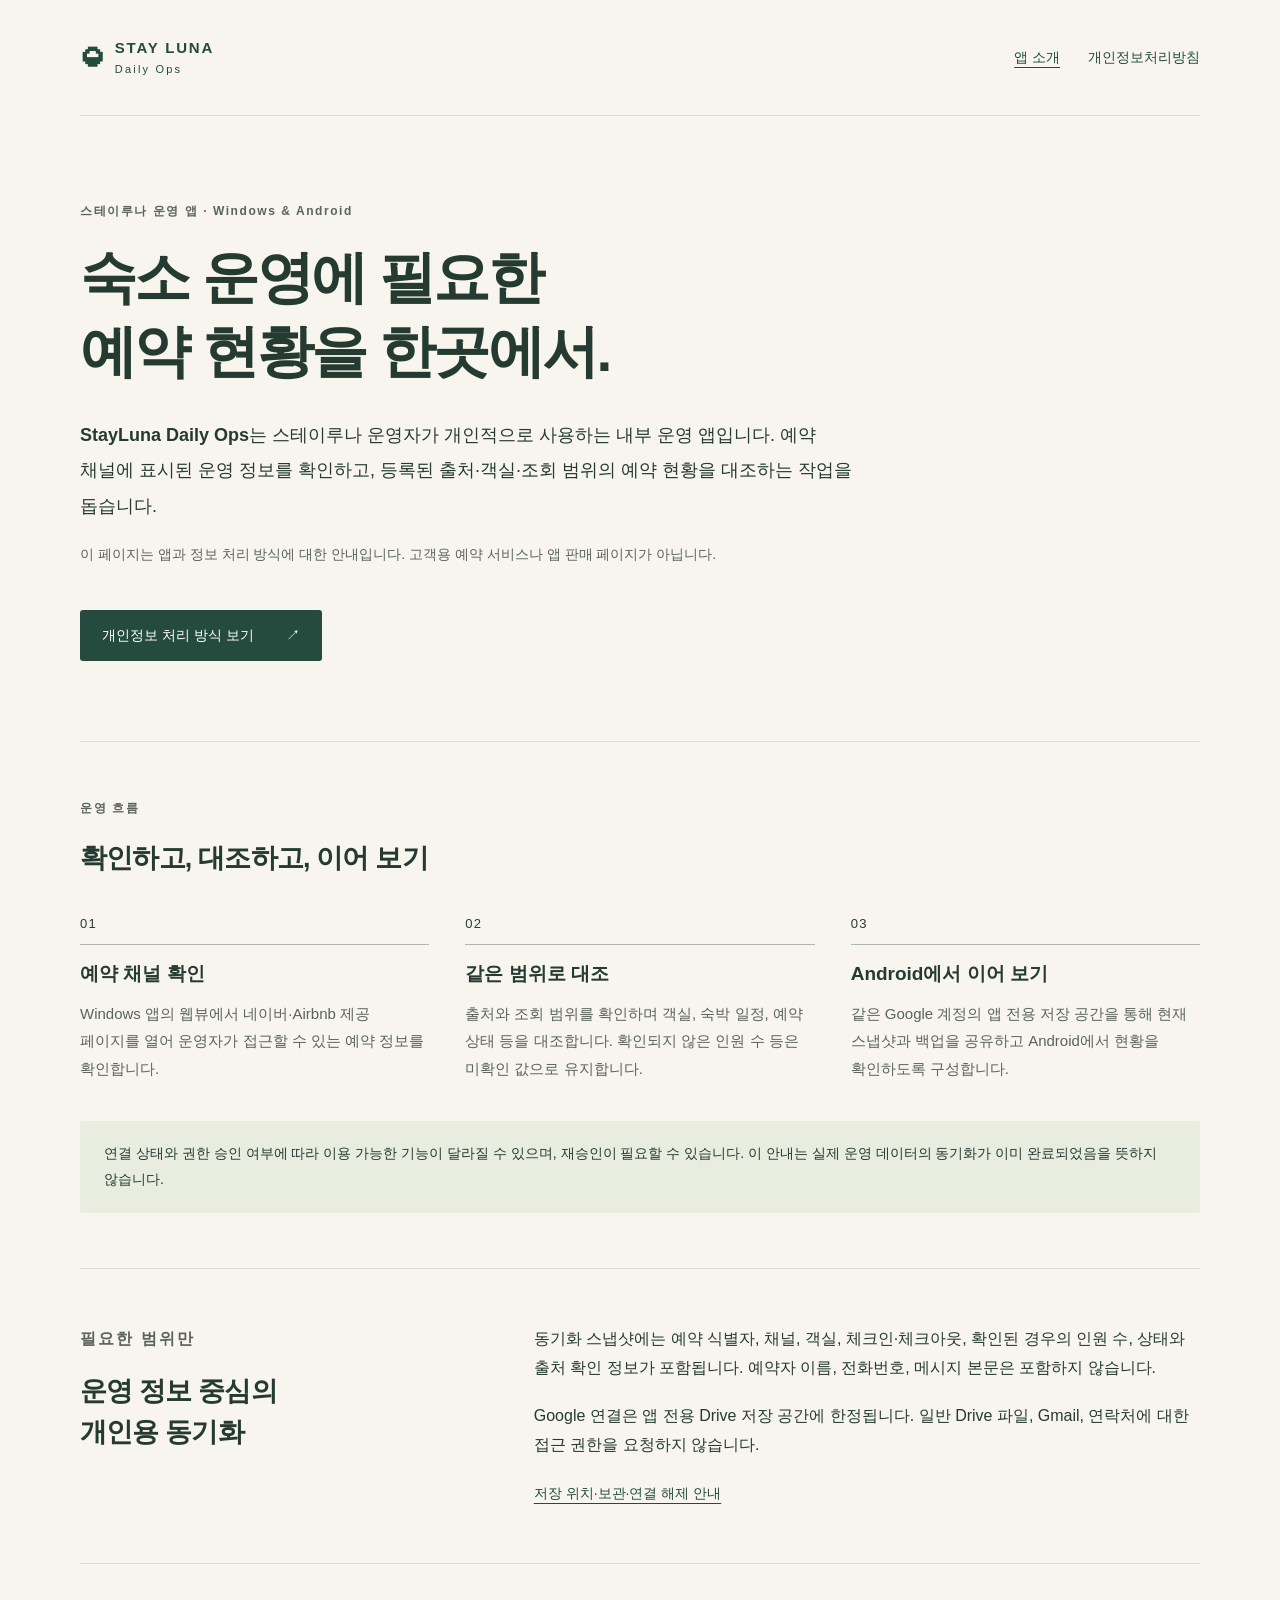
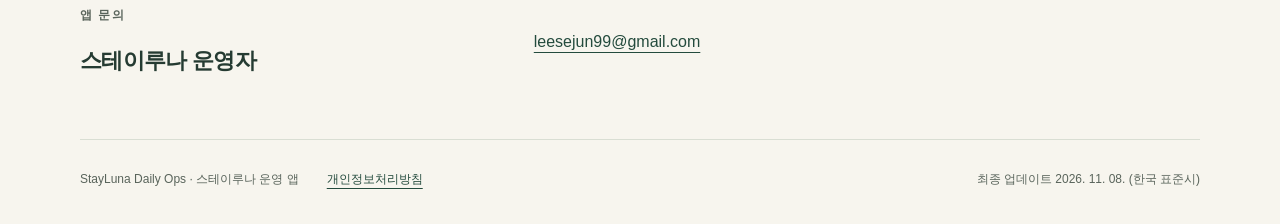
<file: index.html>
<!doctype html>
<html lang="ko">
<head>
  <meta charset="utf-8">
  <meta name="google-site-verification" content="uS8GEgT-Z_k84lvj1dHIRfiXEOdwdzcu6jKZYjaHYnA" />
  <meta name="viewport" content="width=device-width, initial-scale=1">
  <meta name="description" content="StayLuna Daily Ops, 스테이루나 운영자의 Windows·Android 내부 숙소 운영 앱 안내입니다.">
  <title>StayLuna Daily Ops | 스테이루나 운영 앱</title>
  <link rel="stylesheet" href="styles.css">
</head>
<body>
  <a class="skip" href="#main">본문으로 건너뛰기</a>
  <header class="site-header wrap">
    <a class="brand" href="index.html" aria-label="StayLuna Daily Ops 홈"><span class="brand-mark" aria-hidden="true">◒</span><span>STAY LUNA<small>Daily Ops</small></span></a>
    <nav aria-label="주 메뉴"><a href="index.html" aria-current="page">앱 소개</a><a href="privacy.html">개인정보처리방침</a></nav>
  </header>
  <main id="main" class="wrap">
    <section class="hero">
      <p class="eyebrow">스테이루나 운영 앱 · Windows &amp; Android</p>
      <h1>숙소 운영에 필요한<br>예약 현황을 한곳에서.</h1>
      <p class="lead"><strong>StayLuna Daily Ops</strong>는 스테이루나 운영자가 개인적으로 사용하는 내부 운영 앱입니다. 예약 채널에 표시된 운영 정보를 확인하고, 등록된 출처·객실·조회 범위의 예약 현황을 대조하는 작업을 돕습니다.</p>
      <p class="subtle">이 페이지는 앱과 정보 처리 방식에 대한 안내입니다. 고객용 예약 서비스나 앱 판매 페이지가 아닙니다.</p>
      <a class="button" href="privacy.html">개인정보 처리 방식 보기 <span aria-hidden="true">↗</span></a>
    </section>
    <section class="section" aria-labelledby="workflow">
      <div class="section-heading"><p class="eyebrow">운영 흐름</p><h2 id="workflow">확인하고, 대조하고, 이어 보기</h2></div>
      <ol class="steps">
        <li><span class="step-number" aria-hidden="true">01</span><h3>예약 채널 확인</h3><p>Windows 앱의 웹뷰에서 네이버·Airbnb 제공 페이지를 열어 운영자가 접근할 수 있는 예약 정보를 확인합니다.</p></li>
        <li><span class="step-number" aria-hidden="true">02</span><h3>같은 범위로 대조</h3><p>출처와 조회 범위를 확인하며 객실, 숙박 일정, 예약 상태 등을 대조합니다. 확인되지 않은 인원 수 등은 미확인 값으로 유지합니다.</p></li>
        <li><span class="step-number" aria-hidden="true">03</span><h3>Android에서 이어 보기</h3><p>같은 Google 계정의 앱 전용 저장 공간을 통해 현재 스냅샷과 백업을 공유하고 Android에서 현황을 확인하도록 구성합니다.</p></li>
      </ol>
      <p class="note">연결 상태와 권한 승인 여부에 따라 이용 가능한 기능이 달라질 수 있으며, 재승인이 필요할 수 있습니다. 이 안내는 실제 운영 데이터의 동기화가 이미 완료되었음을 뜻하지 않습니다.</p>
    </section>
    <section class="section split" aria-labelledby="data">
      <div><p class="eyebrow">필요한 범위만</p><h2 id="data">운영 정보 중심의<br>개인용 동기화</h2></div>
      <div><p>동기화 스냅샷에는 예약 식별자, 채널, 객실, 체크인·체크아웃, 확인된 경우의 인원 수, 상태와 출처 확인 정보가 포함됩니다. 예약자 이름, 전화번호, 메시지 본문은 포함하지 않습니다.</p><p>Google 연결은 앱 전용 Drive 저장 공간에 한정됩니다. 일반 Drive 파일, Gmail, 연락처에 대한 접근 권한을 요청하지 않습니다.</p><a class="text-link" href="privacy.html">저장 위치·보관·연결 해제 안내</a></div>
    </section>
    <section class="contact" aria-labelledby="contact"><div><p class="eyebrow">앱 문의</p><h2 id="contact">스테이루나 운영자</h2></div><p class="contact-email"><a href="mailto:leesejun99@gmail.com">leesejun99@gmail.com</a></p></section>
  </main>
  <footer class="site-footer wrap"><span>StayLuna Daily Ops · 스테이루나 운영 앱</span><a href="privacy.html">개인정보처리방침</a><span>최종 업데이트 2026. 11. 08. (한국 표준시)</span></footer>
</body>
</html>
</file>
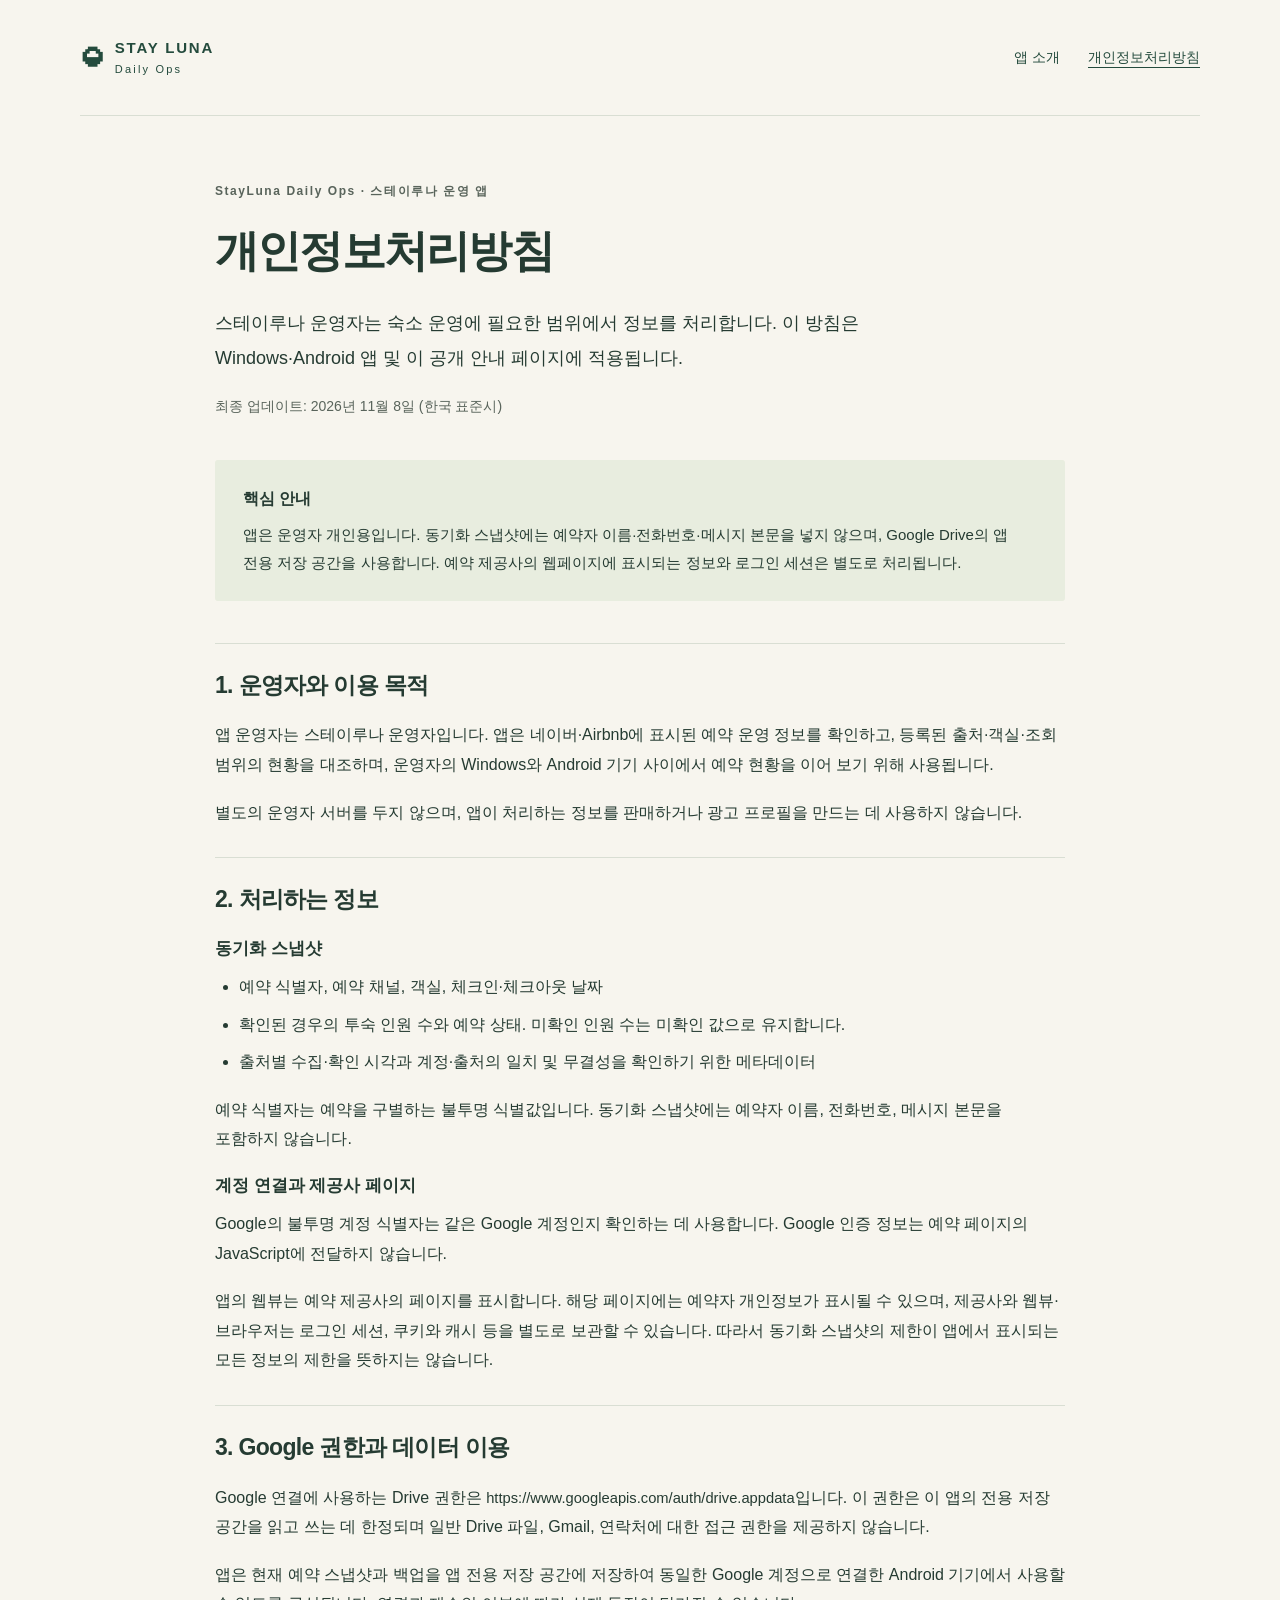
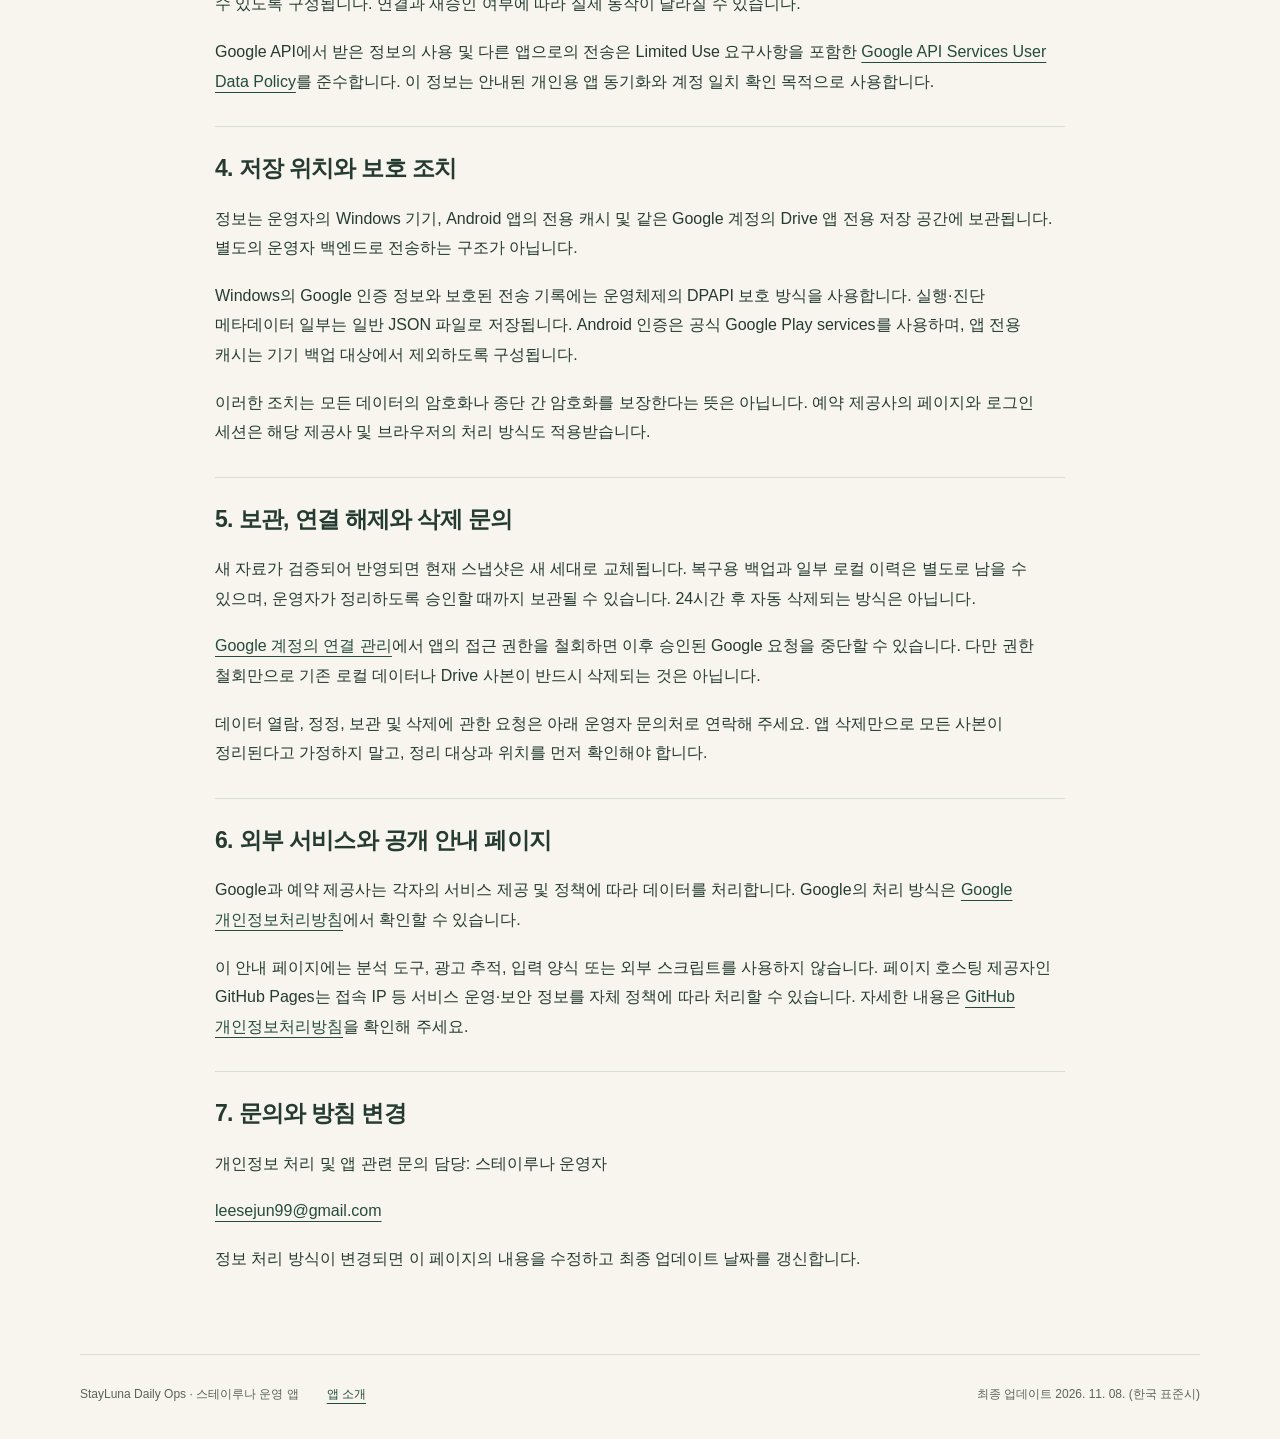
<file: privacy.html>
<!doctype html>
<html lang="ko">
<head>
  <meta charset="utf-8">
  <meta name="viewport" content="width=device-width, initial-scale=1">
  <meta name="description" content="StayLuna Daily Ops의 처리 정보, Google 앱 전용 저장 공간, 보관 및 연결 해제에 관한 개인정보처리방침입니다.">
  <title>개인정보처리방침 | StayLuna Daily Ops</title>
  <link rel="stylesheet" href="styles.css">
</head>
<body>
  <a class="skip" href="#main">본문으로 건너뛰기</a>
  <header class="site-header wrap"><a class="brand" href="index.html" aria-label="StayLuna Daily Ops 홈"><span class="brand-mark" aria-hidden="true">◒</span><span>STAY LUNA<small>Daily Ops</small></span></a><nav aria-label="주 메뉴"><a href="index.html">앱 소개</a><a href="privacy.html" aria-current="page">개인정보처리방침</a></nav></header>
  <main id="main" class="wrap policy">
    <header class="policy-header"><p class="eyebrow">StayLuna Daily Ops · 스테이루나 운영 앱</p><h1>개인정보처리방침</h1><p class="lead">스테이루나 운영자는 숙소 운영에 필요한 범위에서 정보를 처리합니다. 이 방침은 Windows·Android 앱 및 이 공개 안내 페이지에 적용됩니다.</p><p class="subtle">최종 업데이트: 2026년 11월 8일 (한국 표준시)</p></header>
    <div class="summary"><strong>핵심 안내</strong><p>앱은 운영자 개인용입니다. 동기화 스냅샷에는 예약자 이름·전화번호·메시지 본문을 넣지 않으며, Google Drive의 앱 전용 저장 공간을 사용합니다. 예약 제공사의 웹페이지에 표시되는 정보와 로그인 세션은 별도로 처리됩니다.</p></div>
    <section><h2>1. 운영자와 이용 목적</h2><p>앱 운영자는 스테이루나 운영자입니다. 앱은 네이버·Airbnb에 표시된 예약 운영 정보를 확인하고, 등록된 출처·객실·조회 범위의 현황을 대조하며, 운영자의 Windows와 Android 기기 사이에서 예약 현황을 이어 보기 위해 사용됩니다.</p><p>별도의 운영자 서버를 두지 않으며, 앱이 처리하는 정보를 판매하거나 광고 프로필을 만드는 데 사용하지 않습니다.</p></section>
    <section><h2>2. 처리하는 정보</h2><h3>동기화 스냅샷</h3><ul><li>예약 식별자, 예약 채널, 객실, 체크인·체크아웃 날짜</li><li>확인된 경우의 투숙 인원 수와 예약 상태. 미확인 인원 수는 미확인 값으로 유지합니다.</li><li>출처별 수집·확인 시각과 계정·출처의 일치 및 무결성을 확인하기 위한 메타데이터</li></ul><p>예약 식별자는 예약을 구별하는 불투명 식별값입니다. 동기화 스냅샷에는 예약자 이름, 전화번호, 메시지 본문을 포함하지 않습니다.</p><h3>계정 연결과 제공사 페이지</h3><p>Google의 불투명 계정 식별자는 같은 Google 계정인지 확인하는 데 사용합니다. Google 인증 정보는 예약 페이지의 JavaScript에 전달하지 않습니다.</p><p>앱의 웹뷰는 예약 제공사의 페이지를 표시합니다. 해당 페이지에는 예약자 개인정보가 표시될 수 있으며, 제공사와 웹뷰·브라우저는 로그인 세션, 쿠키와 캐시 등을 별도로 보관할 수 있습니다. 따라서 동기화 스냅샷의 제한이 앱에서 표시되는 모든 정보의 제한을 뜻하지는 않습니다.</p></section>
    <section><h2>3. Google 권한과 데이터 이용</h2><p>Google 연결에 사용하는 Drive 권한은 <code>https://www.googleapis.com/auth/drive.appdata</code>입니다. 이 권한은 이 앱의 전용 저장 공간을 읽고 쓰는 데 한정되며 일반 Drive 파일, Gmail, 연락처에 대한 접근 권한을 제공하지 않습니다.</p><p>앱은 현재 예약 스냅샷과 백업을 앱 전용 저장 공간에 저장하여 동일한 Google 계정으로 연결한 Android 기기에서 사용할 수 있도록 구성됩니다. 연결과 재승인 여부에 따라 실제 동작이 달라질 수 있습니다.</p><p>Google API에서 받은 정보의 사용 및 다른 앱으로의 전송은 Limited Use 요구사항을 포함한 <a href="https://developers.google.com/terms/api-services-user-data-policy">Google API Services User Data Policy</a>를 준수합니다. 이 정보는 안내된 개인용 앱 동기화와 계정 일치 확인 목적으로 사용합니다.</p></section>
    <section><h2>4. 저장 위치와 보호 조치</h2><p>정보는 운영자의 Windows 기기, Android 앱의 전용 캐시 및 같은 Google 계정의 Drive 앱 전용 저장 공간에 보관됩니다. 별도의 운영자 백엔드로 전송하는 구조가 아닙니다.</p><p>Windows의 Google 인증 정보와 보호된 전송 기록에는 운영체제의 DPAPI 보호 방식을 사용합니다. 실행·진단 메타데이터 일부는 일반 JSON 파일로 저장됩니다. Android 인증은 공식 Google Play services를 사용하며, 앱 전용 캐시는 기기 백업 대상에서 제외하도록 구성됩니다.</p><p>이러한 조치는 모든 데이터의 암호화나 종단 간 암호화를 보장한다는 뜻은 아닙니다. 예약 제공사의 페이지와 로그인 세션은 해당 제공사 및 브라우저의 처리 방식도 적용받습니다.</p></section>
    <section><h2>5. 보관, 연결 해제와 삭제 문의</h2><p>새 자료가 검증되어 반영되면 현재 스냅샷은 새 세대로 교체됩니다. 복구용 백업과 일부 로컬 이력은 별도로 남을 수 있으며, 운영자가 정리하도록 승인할 때까지 보관될 수 있습니다. 24시간 후 자동 삭제되는 방식은 아닙니다.</p><p><a href="https://myaccount.google.com/connections">Google 계정의 연결 관리</a>에서 앱의 접근 권한을 철회하면 이후 승인된 Google 요청을 중단할 수 있습니다. 다만 권한 철회만으로 기존 로컬 데이터나 Drive 사본이 반드시 삭제되는 것은 아닙니다.</p><p>데이터 열람, 정정, 보관 및 삭제에 관한 요청은 아래 운영자 문의처로 연락해 주세요. 앱 삭제만으로 모든 사본이 정리된다고 가정하지 말고, 정리 대상과 위치를 먼저 확인해야 합니다.</p></section>
    <section><h2>6. 외부 서비스와 공개 안내 페이지</h2><p>Google과 예약 제공사는 각자의 서비스 제공 및 정책에 따라 데이터를 처리합니다. Google의 처리 방식은 <a href="https://policies.google.com/privacy">Google 개인정보처리방침</a>에서 확인할 수 있습니다.</p><p>이 안내 페이지에는 분석 도구, 광고 추적, 입력 양식 또는 외부 스크립트를 사용하지 않습니다. 페이지 호스팅 제공자인 GitHub Pages는 접속 IP 등 서비스 운영·보안 정보를 자체 정책에 따라 처리할 수 있습니다. 자세한 내용은 <a href="https://docs.github.com/en/site-policy/privacy-policies/github-general-privacy-statement">GitHub 개인정보처리방침</a>을 확인해 주세요.</p></section>
    <section><h2>7. 문의와 방침 변경</h2><p>개인정보 처리 및 앱 관련 문의 담당: 스테이루나 운영자</p><p class="contact-email"><a href="mailto:leesejun99@gmail.com">leesejun99@gmail.com</a></p><p>정보 처리 방식이 변경되면 이 페이지의 내용을 수정하고 최종 업데이트 날짜를 갱신합니다.</p></section>
  </main>
  <footer class="site-footer wrap"><span>StayLuna Daily Ops · 스테이루나 운영 앱</span><a href="index.html">앱 소개</a><span>최종 업데이트 2026. 11. 08. (한국 표준시)</span></footer>
</body>
</html>
</file>
<file: styles.css>
:root{color-scheme:light;--paper:#f7f5ee;--ink:#253b32;--muted:#59645b;--line:#d9ded3;--forest:#244b3d;--soft:#e8eddf}*{box-sizing:border-box}html{scroll-behavior:smooth}body{margin:0;background:var(--paper);color:var(--ink);font-family:"Segoe UI","Malgun Gothic","Apple SD Gothic Neo",sans-serif;font-size:16px;line-height:1.85;word-break:keep-all;overflow-wrap:anywhere}a{color:var(--forest);text-underline-offset:5px}a:hover{text-decoration-thickness:2px}a:focus-visible{outline:3px solid #9c6631;outline-offset:5px}.wrap{width:min(1120px,calc(100% - 64px));margin-inline:auto}.skip{position:absolute;left:16px;top:-100px;padding:10px 18px;background:white;z-index:10}.skip:focus{top:16px}.site-header{min-height:116px;display:flex;align-items:center;justify-content:space-between;gap:24px;border-bottom:1px solid var(--line)}.brand{display:flex;align-items:center;gap:12px;text-decoration:none;font-size:15px;font-weight:700;letter-spacing:.12em;line-height:1.4}.brand small{display:block;font-size:11px;font-weight:500;letter-spacing:.2em;margin-top:4px}.brand-mark{font-size:42px;line-height:1}.site-header nav{display:flex;gap:28px;font-size:14px}.site-header nav a{text-decoration:none}.site-header nav a[aria-current]{text-decoration:underline}.hero{padding:84px 0 80px;max-width:850px}.eyebrow{font-size:12px;letter-spacing:.13em;font-weight:700;color:var(--muted);margin:0 0 18px}.hero h1{font-size:clamp(34px,4.6vw,57px);line-height:1.3;letter-spacing:-.045em;font-weight:600;margin:0 0 30px}.lead{font-size:18px;line-height:1.95;max-width:780px}.lead strong{font-weight:600}.subtle{color:var(--muted);font-size:14px;max-width:720px}.button{display:inline-flex;gap:32px;align-items:center;margin-top:24px;padding:13px 22px;background:var(--forest);color:white;text-decoration:none;border-radius:3px;font-size:14px}.section{padding:55px 0;border-top:1px solid var(--line)}h2{font-size:27px;font-weight:600;line-height:1.5;letter-spacing:-.03em;margin:0 0 22px}h3{font-size:19px;font-weight:600;line-height:1.6;margin:14px 0 10px}p{margin:0 0 18px}.steps{display:grid;grid-template-columns:repeat(3,1fr);gap:36px;list-style:none;padding:12px 0 0;margin:0}.steps p{font-size:15px;color:var(--muted)}.step-number{font-size:13px;letter-spacing:.1em;border-bottom:1px solid #abb7aa;padding-bottom:8px;display:block}.note{background:var(--soft);padding:20px 24px;font-size:14px;margin:20px 0 0;border-radius:3px}.split{display:grid;grid-template-columns:1fr 1.65fr;gap:50px}.split p{font-size:16px}.text-link{font-size:14px}.contact{border-top:1px solid var(--line);padding:40px 0;display:grid;grid-template-columns:1fr 1.65fr;gap:50px}.contact h2{font-size:22px}.contact-email{align-self:center;font-size:16px}.site-footer{padding:28px 0 34px;border-top:1px solid var(--line);display:flex;flex-wrap:wrap;gap:12px 28px;font-size:12px;color:var(--muted)}.site-footer span:last-child{margin-left:auto}.policy{max-width:850px;padding-bottom:50px}.policy-header{padding:64px 0 22px}.policy-header h1{font-size:clamp(32px,4vw,44px);line-height:1.4;letter-spacing:-.04em;margin:0 0 24px;font-weight:600}.summary{background:var(--soft);padding:24px 28px;margin-bottom:42px;border-radius:3px}.summary p{margin:8px 0 0;font-size:15px}.policy section{padding:24px 0 12px;border-top:1px solid var(--line)}.policy section h2{font-size:23px;margin-bottom:18px}.policy section h3{font-size:17px}.policy ul{padding-left:24px;margin:0 0 18px}.policy li{margin-bottom:8px}.policy code{font-family:inherit;font-size:.92em;overflow-wrap:anywhere}@media(max-width:700px){.wrap{width:calc(100% - 36px)}.site-header{min-height:105px;align-items:flex-start;flex-direction:column;justify-content:center;gap:15px;padding:20px 0}.brand-mark{font-size:34px}.site-header nav{gap:24px;font-size:13px}.hero{padding:48px 0}.hero h1{font-size:35px}.lead{font-size:16px}.button{margin-top:16px}.section{padding:36px 0}.steps{grid-template-columns:1fr;gap:22px}.steps h3{margin-top:9px}.steps p{margin-bottom:0}.split,.contact{grid-template-columns:1fr;gap:4px}.split h2 br{display:none}h2{font-size:24px}.contact{padding:32px 0}.site-footer{display:flex;flex-direction:column;gap:8px}.site-footer span:last-child{margin-left:0}.policy-header{padding-top:42px}.policy-header h1{font-size:34px}.summary{padding:20px}.policy section h2{font-size:21px}.policy section{font-size:15px}.note{padding:18px}.contact-email{align-self:center;font-size:16px}}@media(prefers-reduced-motion:reduce){html{scroll-behavior:auto}}
</file>
